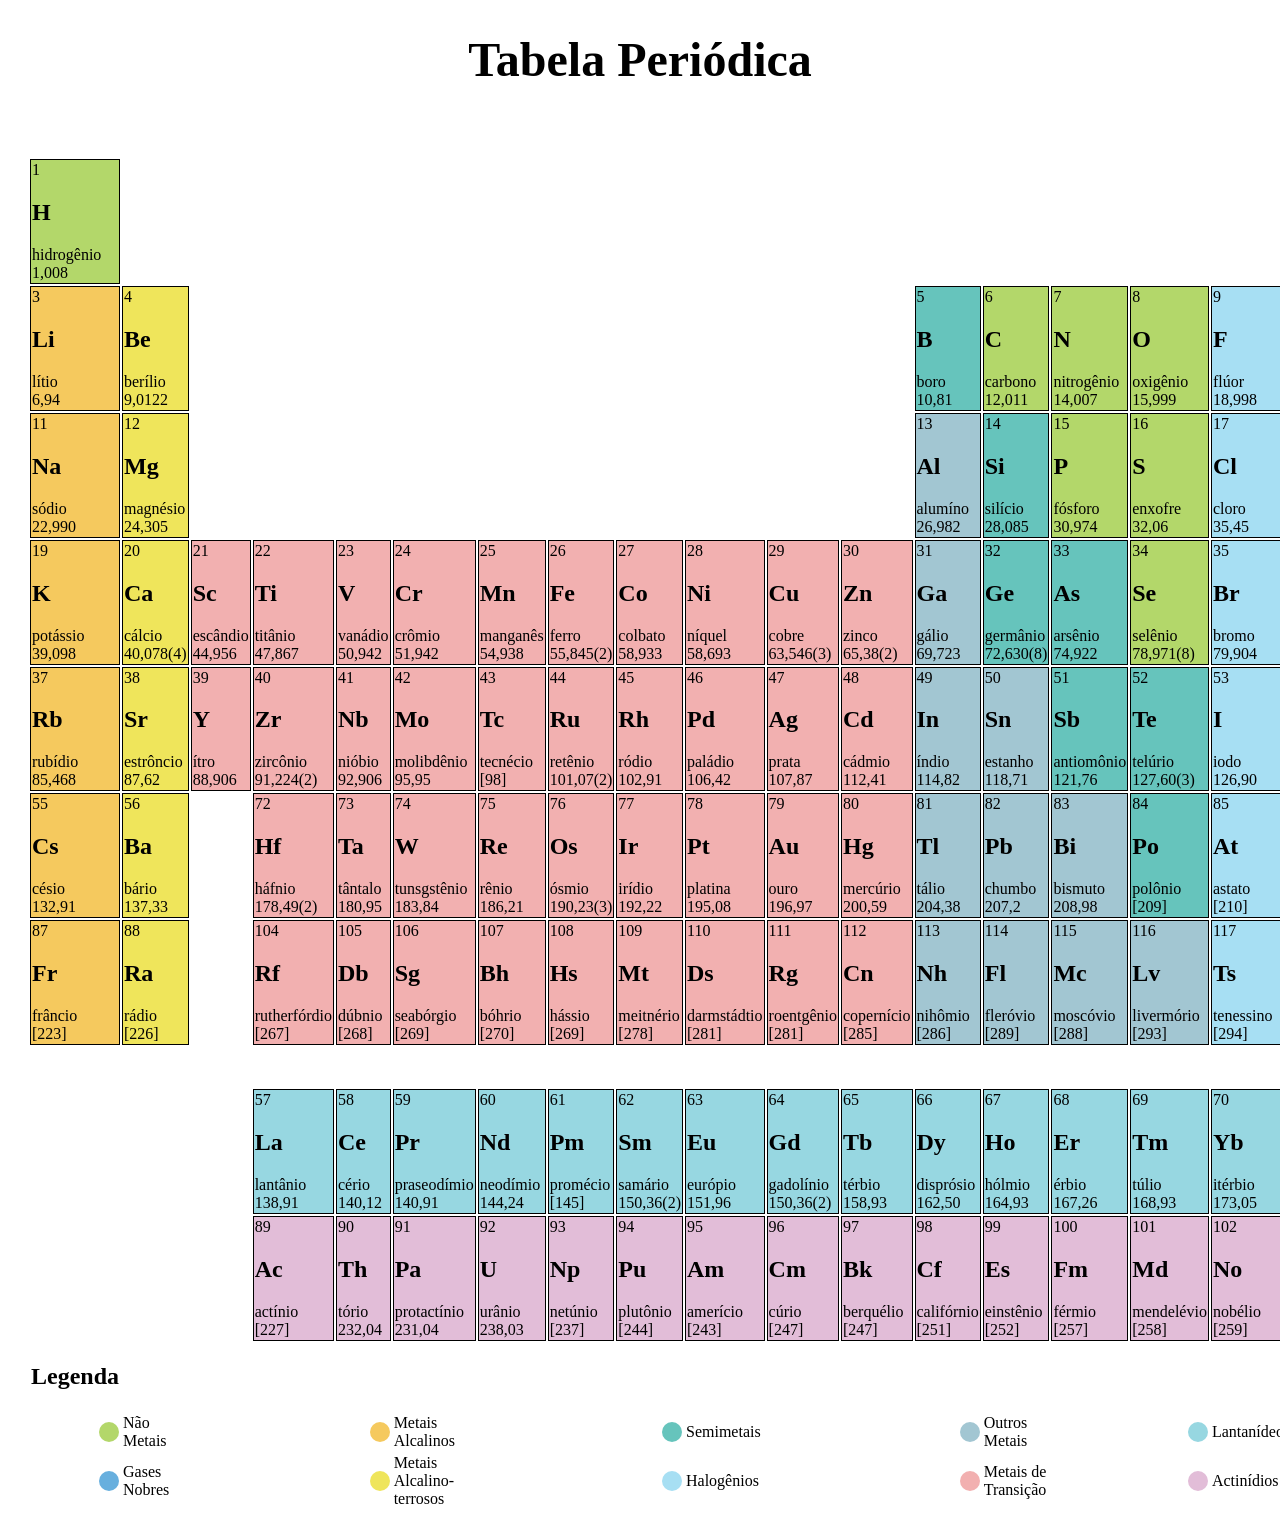
<file: index.html>
<!DOCTYPE html>
<html lang="en">
<head>
    <meta charset="UTF-8">
    <meta name="viewport" content="width=device-width, initial-scale=1.0">
    <title>Document</title>
    <link rel="stylesheet" href="style (4).css">
</head>
<body>
    <td> <h1> Tabela Periódica </h1> <br> </td>
    <table>
            <td class="borda" id="nm">
                <div>1</div>
                <h2>H</h2>
                hidrogênio
                <br> 1,008
            </td>
            <td colspan="16" class="semBorda">
                <div></div>
                <h2></h2>
                <br>
            </td>
            <td class="borda" id="gn">
                <div>2</div>
                <h2>He</h2>
                hélio
                <br> 4,0026
            </td>
        </tr>
        <tr id="">
            <td class="borda" id="ma">
                <div>3</div>
                <h2>Li</h2>
                lítio
                <br> 6,94
            </td>
            <td class="borda" id="mat">
                <div>4</div>
                <h2>Be</h2>
                berílio
                <br> 9,0122
            </td>
              <td colspan="10" class="semBorda">
                <div></div>
                <h2></h2>
                <br>
            <td class="borda" id="S">
                <div>5</div>
                <h2>B</h2>
                boro
                <br>10,81
            </td>
            <td class="borda" id="nm">
                <div>6</div>
                <h2>C</h2>
                carbono
                <br>12,011
            </td>
            <td class="borda" id="nm">
                <div>7</div>
                <h2>N</h2>
                nitrogênio
                <br>14,007
            </td>
            <td class="borda" id="nm">
                <div>8</div>
                <h2>O</h2>
                oxigênio
                <br>15,999
            </td>
            <td class="borda" id="h">
                <div>9</div>
                <h2>F</h2>
                flúor
                <br>18,998
            </td>
            <td class="borda" id="gn">
                <div>10</div>
                <h2>Ne</h2>
                neônio
                <br>20,180
            </td>

        </tr>
        <tr id="">
            <td class="borda" id="ma">
                <div>11</div>
                <h2>Na</h2>
                sódio
                <br> 22,990
            </td>
            <td class="borda" id="mat">
                <div>12</div>
                <h2>Mg</h2>
                magnésio
                <br> 24,305
            </td>
            <td colspan="10" class="semBorda">
                <div></div>
                <h2></h2>
                <br>
            <td class="borda" id="om">
                <div>13</div>
                <h2>Al</h2>
                alumíno
                <br>26,982
            </td>
            <td class="borda" id="S">
                <div>14</div>
                <h2>Si</h2>
                silício
                <br>28,085
            </td>
            <td class="borda" id="nm">
                <div>15</div>
                <h2>P</h2>
                fósforo
                <br>30,974
            </td>
            <td class="borda" id="nm">
                <div>16</div>
                <h2>S</h2>
                enxofre
                <br>32,06
            </td>
            <td class="borda" id="h">
                <div>17</div>
                <h2>Cl</h2>
                cloro
                <br>35,45
            </td>
            <td class="borda" id="gn">
                <div>18</div>
                <h2>Ar</h2>
                argônio
                <br>39,948
            </td>
           
        </tr>
        <tr id="">
            <td class="borda" id="ma">
                <div>19</div>
                <h2>K</h2>
                potássio
                <br>39,098
            </td>
            <td class="borda" id="mat">
                <div>20</div>
                <h2>Ca</h2>
                cálcio
                <br> 40,078(4)
            </td>
            <td class="borda" id="mt">
                <div>21</div>
                <h2>Sc</h2>
                escândio
                <br> 44,956
            </td>
            <td class="borda" id="mt">
                <div>22</div>
                <h2>Ti</h2>
                titânio
                <br> 47,867
            </td>
            <td class="borda" id="mt">
                <div>23</div>
                <h2>V</h2>
                vanádio
                <br> 50,942
            </td>
            <td class="borda" id="mt">
                <div>24</div>
                <h2>Cr</h2>
                crômio
                <br> 51,942
            </td>
            <td class="borda" id="mt">
                <div>25</div>
                <h2>Mn</h2>
                manganês
                <br> 54,938
            </td>
            <td class="borda" id="mt">
                <div>26</div>
                <h2>Fe</h2> ferro
                <br> 55,845(2)
            </td>
            <td class="borda" id="mt">
                <div>27</div>
                <h2>Co</h2>
                colbato
                <br>58,933
            </td>
            <td class="borda" id="mt">
                <div>28</div>
                <h2>Ni</h2>
                níquel
                <br> 58,693
            </td>
            <td class="borda" id="mt">
                <div>29</div>
                <h2>Cu</h2>
                cobre
                <br> 63,546(3)
            </td>
            <td class="borda" id="mt">
                <div>30</div>
                <h2>Zn</h2>
                zinco
                <br> 65,38(2)
            </td>
            <td class="borda" id="om">
                <div>31</div>
                <h2>Ga</h2>
                gálio
                <br>
                69,723
            </td>
            <td class="borda" id="S">
                <div>32</div>
                <h2>Ge</h2>
                germânio
                <br>72,630(8)
            </td>
            <td class="borda" id="S">
                <div>33</div>
                <h2>As</h2>
                arsênio
                <br> 74,922
            </td>
            <td class="borda" id="nm">
                <div>34</div>
                <h2>Se</h2>
                selênio
                <br>78,971(8)
            </td>
            <td class="borda" id="h">
                <div>35</div>
                <h2>Br</h2>
                bromo
                <br> 79,904
            </td>
            <td class="borda" id="gn">
                <div>36</div>
                <h2>Kr</h2>
                cripônio
                <br> 83,798(2)
            </td>
        </tr>
        <tr id="">
            <td class="borda" id="ma">
                <div>37</div>
                <h2>Rb</h2>
                rubídio
                <br> 85,468
            </td>
            <td class="borda" id="mat">
                <div>38</div>
                <h2>Sr</h2>
                estrôncio
                <br> 87,62
            </td>
            <td class="borda" id="mt">
                <div>39</div>
                <h2>Y</h2>
                ítro
                <br> 88,906
            </td>
            <td class="borda" id="mt">
                <div>40</div>
                <h2>Zr</h2>
                zircônio
                <br> 91,224(2)
            </td>
            <td class="borda" id="mt">
                <div>41</div>
                <h2>Nb</h2>
                nióbio
                <br> 92,906
            </td>
            <td class="borda" id="mt">
                <div>42</div>
                <h2>Mo</h2>
                molibdênio
                <br> 95,95
            </td>
            <td class="borda" id="mt">
                <div>43</div>
                <h2>Tc</h2>
                tecnécio
                <br> [98]
            </td>
            <td class="borda" id="mt">
                <div>44</div>
                <h2>Ru</h2>
                retênio
                <br> 101,07(2)
            </td>
            <td class="borda" id="mt">
                <div>45</div>
                <h2>Rh</h2>
                ródio
                <br> 102,91
            </td>
            <td class="borda" id="mt">
                <div>46</div>
                <h2>Pd</h2>
                paládio
                <br> 106,42
            </td>
            <td class="borda" id="mt">
                <div>47</div>
                <h2>Ag</h2>
                prata
                <br> 107,87
            </td>
            <td class="borda" id="mt">
                <div>48</div>
                <h2>Cd</h2>
                cádmio
                <br> 112,41
            </td>
            <td class="borda" id="om">
                <div>49</div>
                <h2>In</h2>
                índio
                <br> 114,82
            </td>
            <td class="borda" id="om">
                <div>50</div>
                <h2>Sn</h2>
                estanho
                <br> 118,71
            </td>
            <td class="borda" id="S">
                <div>51</div>
                <h2>Sb</h2>
                antiomônio
                <br> 121,76
            </td>
            <td class="borda" id="S">
                <div>52</div>
                <h2>Te</h2>
                telúrio
                <br> 127,60(3)
            </td>
            <td class="borda" id="h">
                <div>53</div>
                <h2>I</h2>
                iodo
                <br> 126,90
            </td>
            <td class="borda" id="gn">
                <div>54</div>
                <h2>Xe</h2>
                xenônio
                <br> 131,29
            </td>
        </tr>
        <tr id="">
            <td class="borda" id="ma">
                <div>55</div>
                <h2>Cs</h2>
                césio
                <br> 132,91
            </td>
            <td class="borda" id="mat">
                <div>56</div>
                <h2>Ba</h2>
                bário
                <br> 137,33
            </td>
            <td class="">
                <div></div>
                <h2></h2>
                <br>
            </td>
            <td class="borda" id="mt">
                <div>72</div>
                <h2>Hf</h2>
                háfnio
                <br> 178,49(2)
            </td>
            <td class="borda" id="mt">
                <div>73</div>
                <h2>Ta</h2>
                tântalo
                <br> 180,95
            </td>
            <td class="borda" id="mt">
                <div>74</div>
                <h2>W</h2>
                tunsgstênio
                <br> 183,84
            </td>
            <td class="borda" id="mt">
                <div>75</div>
                <h2>Re</h2>
                rênio
                <br> 186,21
            </td>
            <td class="borda" id="mt">
                <div>76</div>
                <h2>Os</h2>
                ósmio
                <br> 190,23(3)
            </td>
            <td class="borda" id="mt">
                <div>77</div>
                <h2>Ir</h2>
                irídio
                <br> 192,22
            </td>
            <td class="borda" id="mt">
                <div>78</div>
                <h2>Pt</h2>
                platina
                <br> 195,08
            </td>
            <td class="borda" id="mt">
                <div>79</div>
                <h2>Au</h2>
                ouro
                <br> 196,97
            </td>
            <td class="borda" id="mt">
                <div>80</div>
                <h2>Hg</h2>
                mercúrio
                <br> 200,59
            </td>
            <td class="borda" id="om">
                <div>81</div>
                <h2>Tl</h2>
                tálio
                <br> 204,38
            </td>
            <td class="borda" id="om">
                <div>82</div>
                <h2>Pb</h2>
                chumbo
                <br> 207,2
            </td>
            <td class="borda" id="om">
                <div>83</div>
                <h2>Bi</h2>
                bismuto
                <br> 208,98
            </td>
            <td class="borda" id="S">
                <div>84</div>
                <h2>Po</h2>
                polônio
                <br> [209]
            </td>
            <td class="borda" id="h">
                <div>85</div>
                <h2>At</h2>
                astato
                <br> [210]
            </td>
            <td class="borda" id="gn">
                <div>86</div>
                <h2>Rn</h2>
                radônio
                <br> [222]
            </td>
        </tr>
        <tr id="">
            <td class="borda" id="ma">
                <div>87</div>
                <h2>Fr</h2>
                frâncio
                <br> [223]
            </td>
            <td class="borda" id="mat">
                <div>88</div>
                <h2>Ra</h2>
                rádio
                <br>[226]
            </td>
            <td class="">
                <div></div>
                <h2></h2>
                <br>
            </td>
            <td class="borda" id="mt">
                <div>104</div>
                <h2>Rf</h2>
                rutherfórdio
                <br>[267]
            </td>
            <td class="borda" id="mt">
                <div>105</div>
                <h2>Db</h2>
                dúbnio
                <br> [268]
            </td>
            <td class="borda" id="mt">
                <div>106</div>
                <h2>Sg</h2>
                seabórgio
                <br> [269]
            </td>
            <td class="borda" id="mt">
                <div>107</div>
                <h2>Bh</h2>
                bóhrio
                <br> [270]
            </td>
            <td class="borda" id="mt">
                <div>108</div>
                <h2>Hs</h2>
                hássio
                <br> [269]
            </td>
            <td class="borda" id="mt">
                <div>109</div>
                <h2>Mt</h2>
                meitnério
                <br> [278]
            </td>
            <td class="borda" id="mt">
                <div>110</div>
                <h2>Ds</h2>
                darmstádtio
                <br> [281]
            </td>
            <td class="borda" id="mt">
                <div>111</div>
                <h2>Rg</h2>
                roentgênio
                <br> [281]
            </td>
            <td class="borda" id="mt">
                <div>112</div>
                <h2>Cn</h2>
                copernício
                <br> [285]
            </td>
            <td class="borda" id="om">
                <div>113</div>
                <h2>Nh</h2>
                nihômio
                <br> [286]
            </td>
            <td class="borda" id="om">
                <div>114</div>
                <h2>Fl</h2>
                fleróvio
                <br>[289]
            </td>
            <td class="borda" id="om">
                <div>115</div>
                <h2>Mc</h2>
                moscóvio
                <br>[288]
            </td>
            <td class="borda" id="om">
                <div>116</div>
                <h2>Lv</h2>
                livermório
                <br> [293]
            </td>
            <td class="borda" id="h">
                <div>117</div>
                <h2>Ts</h2>
                tenessino
                <br> [294]
            </td>
            <td class="borda" id="gn">
                <div>118</div>
                <h2>Og</h2>
                oganessônio
                <br> [294]
            
       <tr> <td colspan="18" class="semBorda">
                <div></div>
                <h2></h2>
                <br>
            </td>
        </tr>
        <tr id="">
             <td class="">
                <div></div>
                <h2></h2>
                <br>
            </td>
             <td class="">
                <div></div>
                <h2></h2>
                <br>
            </td>            
             <td class="">
                <div></div>
                <h2></h2>
                <br>
            </td>
            <td class="borda" id="l">
                <div>57</div>
                <h2>La</h2>
                lantânio
                <br>138,91
            </td>
            <td class="borda" id="l">
                <div>58</div>
                <h2>Ce</h2>
                cério
                <br> 140,12
            </td>
            <td class="borda" id="l">
                <div>59</div>
                <h2>Pr</h2>
                praseodímio
                <br>140,91
            </td>
            <td class="borda" id="l">
                <div>60</div>
                <h2>Nd</h2>
                neodímio
                <br> 144,24
            </td>
            <td class="borda" id="l">
                <div>61</div>
                <h2>Pm</h2>
                promécio
                <br>[145]
            </td>
            <td class="borda" id="l">
                <div>62</div>
                <h2>Sm</h2>
                samário
                <br>150,36(2)
            </td>
            <td class="borda" id="l">
                <div>63</div>
                <h2>Eu</h2>
                európio
                <br>151,96
            </td>
            <td class="borda" id="l">
                <div>64</div>
                <h2>Gd</h2>
                gadolínio
                <br>150,36(2)
            </td>
            <td class="borda" id="l">
                <div>65</div>
                <h2>Tb</h2>
                térbio
                <br> 158,93
            </td>
            <td class="borda" id="l">
                <div>66</div>
                <h2>Dy</h2>
                disprósio
                <br>162,50
            </td>
            <td class="borda" id="l">
                <div>67</div>
                <h2>Ho</h2>
                hólmio
                <br>164,93
            </td>
            <td class="borda" id="l">
                <div>68</div>
                <h2>Er</h2>
                érbio
                <br>167,26
            </td>
            <td class="borda" id="l">
                <div>69</div>
                <h2>Tm</h2>
                túlio
                <br> 168,93
            </td>
            <td class="borda" id="l">
                <div>70</div>
                <h2>Yb</h2>
                itérbio
                <br>173,05
            </td>
            <td class="borda" id="l">
                <div>71</div>
                <h2>Lu</h2>
                letécio
                <br>174,97
            </td>
        </tr>
        <tr id="">
            <td class="">
                <div></div>
                <h2></h2>
                <br>
            <td class="">
                <div></div>
                <h2></h2>
                <br>
            </td>
            <td class="">
                <div></div>
                <h2></h2>
                <br>
            <td class="borda" id="a">
                <div>89</div>
                <h2>Ac</h2>
                actínio
                <br>[227]
            </td>
            <td class="borda" id="a">
                <div>90</div>
                <h2>Th</h2>
                tório
                <br>232,04
            </td>
            <td class="borda" id="a">
                <div>91</div>
                <h2>Pa</h2>
                protactínio
                <br>231,04
            </td>
            <td class="borda" id="a">
                <div>92</div>
                <h2>U</h2>
                urânio
                <br>238,03
            </td>
            <td class="borda" id="a">
                <div>93</div>
                <h2>Np</h2>
                netúnio
                <br>[237]
            </td>
            <td class="borda" id="a">
                <div>94</div>
                <h2>Pu</h2>
                plutônio
                <br>[244]
            </td>
            <td class="borda" id="a">
                <div>95</div>
                <h2>Am</h2>
                amerício
                <br>[243]
            </td>
            <td class="borda" id="a">
                <div>96</div>
                <h2>Cm</h2>
                cúrio
                <br>[247]
            </td>
            <td class="borda" id="a">
                <div>97</div>
                <h2>Bk</h2>
                berquélio
                <br>[247]
            </td>
            <td class="borda" id="a">
                <div>98</div>
                <h2>Cf</h2>
                califórnio
                <br>[251]
            </td>
            <td class="borda" id="a">
                <div>99</div>
                <h2>Es</h2>
                einstênio
                <br>[252]
            </td>
            <td class="borda" id="a">
                <div>100</div>
                <h2>Fm</h2>
                férmio
                <br>[257]
            </td>
            <td class="borda" id="a">
                <div>101</div>
                <h2>Md</h2>
                mendelévio
                <br>[258]
            </td>
            <td class="borda" id="a">
                <div>102</div>
                <h2>No</h2>
                nobélio
                <br>[259]
            </td>
            <td class="borda" id="a">
                <div>103</div>
                <h2>Lr</h2>
                laurêncio
                <br>[262]
            </td>

        </tr>
        
        <tr>        
            <td> 
            <h2> Legenda </h2>
           </td>
        </tr>

        <tr id="">
            <td class="">
                <div class="redondo1"></div>
            </td>

            <td class="">
                Não Metais
            </td>

            <td class="">
                <div></div>
            </td>
            
            <td class="">
            </td>
            
            <td class="">
                 <div class="redondo2"></div>
            </td>
            
            <td class="">
                Metais Alcalinos
            </td>
            
            <td class="">
                <div></div>
            </td>
            
            <td class="">
            </td>
            
            <td class="">
                <div  class="redondo3"></div>
            </td>
            
            <td class="">
               Semimetais
            </td>
            
            <td class="">
                <div></div>
            </td>
           
            <td class="">
            </td>
            
            <td class="">
                <div  class="redondo4"></div>
            </td>
            
            <td class="">
               Outros Metais  </td>

            <td class="">
                <div></div>
            </td>
            
            <td class="">
                <div  class="redondo5"></div>
            </td>
            
            <td class="">
               Lantanídeos  </td>

             <td class="">
                <div></div>
            </td>
            
        </tr>
        
        <tr id="">
            <td class="">
                <div class="redondo6"></div>
            </td>

            <td class="">
               Gases Nobres
            </td>

            <td class="">
                <div></div>
            </td>
            
            <td class="">
            </td>
            
            <td class="">
                 <div class="redondo7"></div>
            </td>
            
            <td class="">
                Metais Alcalino-terrosos
            </td>
            
            <td class="">
                <div></div>
            </td>
            
            <td class="">
            </td>
            
            <td class="">
                <div  class="redondo8"></div>
            </td>
            
            <td class="">
               Halogênios
            </td>
            
            <td class="">
                <div></div>
            </td>
           
            <td class="">
            </td>
            
            <td class="">
                <div  class="redondo9"></div>
            </td>
            
            <td class="">
               Metais de Transição  </td>

            <td class="">
                <div></div>
            </td>
            
            <td class="">
                <div  class="redondo10"></div>
            </td>
            
            <td class="">
               Actinídios </td>

             <td class="">
                <div></div>
            </td>
            
        </tr>
    </table>
</body>
</html>
</file>
<file: style (4).css>
#nm { 
    background-color: #B3D76A;
}
.borda {
    border: 1px solid #000}


    .redondo1{
        width: 20px;
        height: 20px;

        background-color: #B3D76A;
        border-radius: 100%;

        margin-left: auto;
    }

         #nm { 
    background-color: #B3D76A;
}

    .redondo2 {
        width: 20px;
        height: 20px;

        background-color: #F5C95E;
        border-radius: 100%;

        margin-left: auto;
    }

        #ma {

        background-color: #F5C95E;
    }
        
    .redondo3 {
        width: 20px;
        height: 20px;

        background-color: #66C4BC;
        border-radius: 100%;

        margin-left: auto;
    }

        #S {
            background-color: #66C4BC;

        }
    .redondo4 {
        width: 20px;
        height: 20px;

        background-color: #A2C6D2;
        border-radius: 100%;

        margin-left: auto;
    }

        #om {
            background-color: #A2C6D2;

        }
    .redondo5 {
        width: 20px;
        height: 20px;

        background-color: #97D7E1;
        border-radius: 100%;

        margin-left: auto;
    }

        #l {
            background-color: #97D7E1;

        }
    .redondo6 {
        width: 20px;
        height: 20px;

        background-color: #67AFDE;
        border-radius: 100%;

        margin-left: auto;
    }

        #gn {
            background-color: #67AFDE;

        }

    .redondo7 {
        width: 20px;
        height: 20px;

        background-color: #EFE55B;
        border-radius: 100%;

        margin-left: auto;
    }

        #mat {
            background-color: #EFE55B;

        }
         
    .redondo8 {
        width: 20px;
        height: 20px;

        background-color: #A7DFF3;
        border-radius: 100%;

        margin-left: auto;
    }

        #h {
            background-color: #A7DFF3;

        }
        
    .redondo9 {
        width: 20px;
        height: 20px;

        background-color: #F2B0B0;
        border-radius: 100%;

        margin-left: auto;
    }

        #mt {
            background-color: #F2B0B0;

        }

    .redondo10 {
        width: 20px;
        height: 20px;

        background-color: #E2BDD8;
        border-radius: 100%;

        margin-left: auto;
    }

        #a {
            background-color: #E2BDD8;

        }



    h1{ 
        text-align: center;
        font-size: 300%;
    }

    table {
        margin: auto;
        padding: 20px;
    }
    body { 
        background-size: 100vh;
    }

    td{
        width: 5.5%;
    }
</file>
